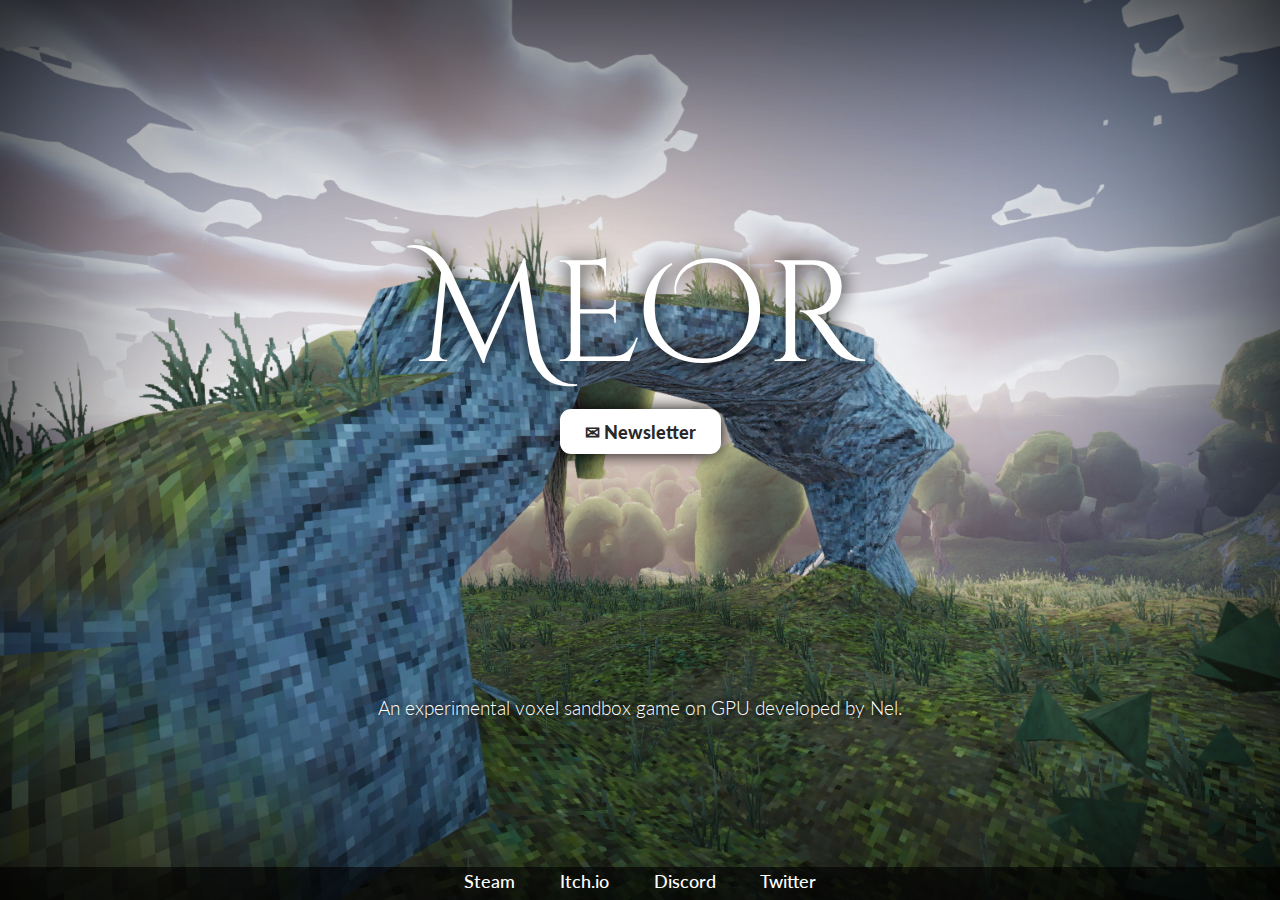
<file: index.html>
<!doctype html>
<html class="no-js" lang="">

<head>
  
  <meta charset="utf-8">
  <meta http-equiv="x-ua-compatible" content="ie=edge">
  <title>Meor: The Voxel Sandbox</title>
  <meta name="description" content="Meor is a sandbox game, meaning that you are free to choose how to approach the content, similar to a child playing with sand in a sandbox without any rules. It is an open world allowing you to explore when and where you want.">
  <meta name="viewport" content="width=device-width, initial-scale=1, shrink-to-fit=no">

  <link rel="manifest" href="site.webmanifest">
  <link rel="apple-touch-icon" href="icon.png">
  <!-- Place favicon.ico in the root directory -->

  <link rel="stylesheet" href="css/normalize.css">
  <!--Emilys Candy, Berkshire Swash, Mystery Quest, Spirax -->
  <link href="https://fonts.googleapis.com/css?family=Cinzel+Decorative:700" rel="stylesheet">
  <link href="https://fonts.googleapis.com/css?family=Roboto:300" rel="stylesheet">
  <link href="https://fonts.googleapis.com/css?family=Clicker+Script" rel="stylesheet">
  <link href="https://fonts.googleapis.com/css?family=Milonga" rel="stylesheet">
  <link href="https://fonts.googleapis.com/css?family=Oleo+Script+Swash+Caps:400" rel="stylesheet">
  <link href="https://fonts.googleapis.com/css?family=Elsie+Swash+Caps:900" rel="stylesheet">
  <link href="https://fonts.googleapis.com/css?family=Lato" rel="stylesheet">
      <link rel="stylesheet"
          href="https://fonts.googleapis.com/css?family=Amita:700"><!--400 for regular -->
          <link rel="stylesheet"
          href="https://fonts.googleapis.com/css?family=Kurale">
    <link rel="stylesheet"
          href="https://fonts.googleapis.com/css?family=Spectral+SC">
  <link rel="stylesheet"
          href="https://fonts.googleapis.com/css?family=Mali">
    <link rel="stylesheet"
          href="https://fonts.googleapis.com/css?family=Playfair+Display">

  
      <link href="//cdn-images.mailchimp.com/embedcode/horizontal-slim-10_7.css" rel="stylesheet" type="text/css">
    <style type="text/css">
        #mc_embed_signup{
            clear:left; 
            font:14px "Open Sans",Helvetica,Arial,sans-serif; 
            width:100%;
            
            /*width: 200px;*/
            height: 100px;

            position:absolute; /*it can be fixed too*/
            left:0px; right:0px;
            top:-22px; bottom:0;
            margin:auto;

            /*this to solve "the content will not be cut when the window is smaller than the content": */
            max-width:80%;
            max-height:100%;
            overflow:auto;
        }
        #mc_embed_signup input.email {
            background-color: #00000057;
            border: 0px solid #ffffff00;
            color: #ffffff;
            font:14px "Open Sans",Helvetica,Arial,sans-serif; 
            /*vertical-align: middle;*/
            width: 250px;
            padding-left: 1em;
        }
        
        #mc_embed_signup ::placeholder{
            color: #ffffff ;
        }
        #mc_embed_signup input.button {
            font:16px "Open Sans",Helvetica,Arial,sans-serif; 
            background-color: #00000099;
            color: #ffffff;
            /*vertical-align: middle;*/
            width: 120px;

        }
    </style>
      <link rel="stylesheet" href="css/main.css">
           
</head>

<body>
  <!--[if lte IE 9]>
    <p class="browserupgrade">You are using an <strong>outdated</strong> browser. Please <a href="https://browsehappy.com/">upgrade your browser</a> to improve your experience and security.</p>
  <![endif]-->

  <!-- Add your site or application content here -->
  
  <div id="title">
  MEOr
  </div>
  
  
  <!--<iframe src="https://docs.google.com/forms/d/e/1FAIpQLSetaLaRUfu0inontnIT5kbRbe9n_aaDH9-tD4Pe_y_pV1ke4g/viewform?embedded=true" width="400" height="200" frameborder="0" marginheight="0" marginwidth="0">Loading ...</iframe>-->
  
  <!-- Begin Mailchimp Signup Form -->

   <!--  <div id="mc_embed_signup">
    <form action="https://sdf.us19.list-manage.com/subscribe/post?u=2189e8b90a7ceac032eb44797&amp;id=e61363cb11" method="post" id="mc-embedded-subscribe-form" name="mc-embedded-subscribe-form" class="validate" target="_blank" novalidate>
        <div id="mc_embed_signup_scroll">
        
        <input type="email" value="" name="EMAIL" class="email" id="mce-EMAIL" placeholder="Email Address" required>
        <div style="position: absolute; left: -5000px;" aria-hidden="true"><input type="text" name="b_2189e8b90a7ceac032eb44797_e61363cb11" tabindex="-1" value=""></div>
        <div class="clear"><input type="submit" value="Subscribe" name="subscribe" id="mc-embedded-subscribe" class="button"></div>
        </div>
    </form>
    </div> -->
    

    <!--End mc_embed_signup-->
  
  
  <!-- Begin Signup Form -->
  <div id="mc_embed_signup" style="text-align: center;">
    <data id="mj-w-res-data" data-token="d31641bbed5fd76aa959ba21d4338e8c" class="mj-w-data" data-apikey="72j4" data-w-id="Kaj" data-lang="en_US" data-base="https://app.mailjet.com" data-width="640" data-height="450" data-statics="statics"></data>
    <div class="mj-w-button mj-w-btn" 
         style="box-shadow: rgb(0 0 0) 0px 0 17px; margin-top:20px; font-family: Lato, 
                'Open Sans', Ubuntu, Helvetica; color: #292929; padding: 0px 25px; background-color: white; 
                text-align: center; vertical-align: middle; display: inline-block; border-radius: 11px;" 
         data-token="d31641bbed5fd76aa959ba21d4338e8c">
        <div style="display: table; height: 45px;">
            <div style="display: table-cell; vertical-align: middle;">
                <div class="mj-w-button-content" style="font-family:Lato, 'Open Sans', Ubuntu, Helvetica; 
                                                        display: inline-block; text-align: center; font-size: 19px; vertical-align: middle; font-weight:900;">
                  <b><font size="4">✉ Newsletter</font></b>
              </div>
            </div>
        </div>
    </div>
  </div>
  <script type="text/javascript" src="https://app.mailjet.com/statics/js/widget.modal.js"></script>
  <!--End Signup Form-->
    
  
  
    <div id="socialmedia">
      <a  href="https://store.steampowered.com/app/1319310/Meor/">Steam</a>
      &nbsp; &nbsp; &nbsp; &nbsp;
      <a  href="https://nelstuff.itch.io/meor">Itch.io</a>
      &nbsp; &nbsp; &nbsp; &nbsp;
       <a href="https://discord.gg/xKfh5Yf">Discord</a>
      &nbsp; &nbsp; &nbsp; &nbsp; 
         <a href="https://twitter.com/nelstuff">Twitter</a>
        <!--| <a href="https://www.patreon.com/nelstuff">Patreon</a>-->
  </div>
  
  <div id="textje">
      An experimental voxel sandbox game on GPU developed by Nel. 
  </div>
  
  <!--
  <div id="steamwidget">
  <iframe src="https://store.steampowered.com/widget/1319310/?t=Enter%20the%20epic%20fantasy-themed%20sandbox." frameborder="0" width="330" height="190" 
          style="position: absolute;
            margin: auto auto auto auto;
            text-align: center;
            left: 0px;
            right: 0px;
            top: 30em;
            bottom: 0em;"></iframe>
  </div>-->
  
    
  <!--<p>Hello world! This is HTML5 Boilerplate.</p>-->
  <!--
  <script src="js/vendor/modernizr-3.6.0.min.js"></script>
  <script src="https://code.jquery.com/jquery-3.3.1.min.js" integrity="sha256-FgpCb/KJQlLNfOu91ta32o/NMZxltwRo8QtmkMRdAu8=" crossorigin="anonymous"></script>
  <script>window.jQuery || document.write('<script src="js/vendor/jquery-3.3.1.min.js"><\/script>')</script>
  <script src="js/plugins.js"></script>
  -->
  <script src="js/main.js"></script>

  <!-- Google Analytics: change UA-XXXXX-Y to be your site's ID. 
  <script>
    window.ga = function () { ga.q.push(arguments) }; ga.q = []; ga.l = +new Date;
    ga('create', 'UA-XXXXX-Y', 'auto'); ga('send', 'pageview')
  </script>
  <script src="https://www.google-analytics.com/analytics.js" async defer></script>-->
</body>

</html>
</file>
<file: css/main.css>
/*! HTML5 Boilerplate v6.1.0 | MIT License | https://html5boilerplate.com/ */

/*
 * What follows is the result of much research on cross-browser styling.
 * Credit left inline and big thanks to Nicolas Gallagher, Jonathan Neal,
 * Kroc Camen, and the H5BP dev community and team.
 */

/* ==========================================================================
   Base styles: opinionated defaults
   ========================================================================== */

html, body {
    color: #222;
    font-size: 1em;
    /*line-height: 1.4;*/
  height: 100%;
   min-height:100%;
  width: 100%;
  padding: 0;
  margin: 0;
  box-shadow: inset 0 0 300px black;
    background: url(../img/bg9.jpg) no-repeat center center fixed;
    /*background: black no-repeat center center fixed; */
    -webkit-background-size: cover;
    -moz-background-size: cover;
    -o-background-size: cover;
    background-size: cover;
    -ms-filter: "progid:DXImageTransform.Microsoft.AlphaImageLoader(src='../img/bg9.jpg', sizingMethod='scale')";
}

/*
 * Remove text-shadow in selection highlight:
 * https://twitter.com/miketaylr/status/12228805301
 *
 * Vendor-prefixed and regular ::selection selectors cannot be combined:
 * https://stackoverflow.com/a/16982510/7133471
 *
 * Customize the background color to match your design.
 */

::-moz-selection {
    background: #b3d4fc;
    text-shadow: none;
}

::selection {
    background: #b3d4fc;
    text-shadow: none;
}

/*
 * A better looking default horizontal rule
 */

hr {
    display: block;
    height: 1px;
    border: 0;
    border-top: 1px solid #ccc;
    margin: 1em 0;
    padding: 0;
}

/*
 * Remove the gap between audio, canvas, iframes,
 * images, videos and the bottom of their containers:
 * https://github.com/h5bp/html5-boilerplate/issues/440
 */

audio,
canvas,
iframe,
img,
svg,
video {
    vertical-align: middle;
}

/*
 * Remove default fieldset styles.
 */

fieldset {
    border: 0;
    margin: 0;
    padding: 0;
}

/*
 * Allow only vertical resizing of textareas.
 */

textarea {
    resize: vertical;
}

/* ==========================================================================
   Browser Upgrade Prompt
   ========================================================================== */

.browserupgrade {
    margin: 0.2em 0;
    background: #ccc;
    color: #000;
    padding: 0.2em 0;
}

/* ==========================================================================
   Author's custom styles
   ========================================================================== */


#title {
    color: #ffffff;
    text-align: center;
    font: 9em 'Cinzel Decorative'/*,'Clicker Script','Milonga','Kurale', 'Amita',*/, cursive;
    position: absolute;
    width: 800px;
    height: 200px;
    left: 0px;
    right: 0px;
    top: 0;
    bottom: 1.8em;
    margin: auto auto auto auto;
    max-width: 100%;
    max-height: 100%;
    overflow: auto;

    text-shadow: 0px 0px 20px #000000;
}

#textje {
    color: #ffffffff;
    text-align: center;
    font: 1.2em 'Lato', 'Open Sans', sans-serif;
    position: absolute;
    width: 700px;
    height: 70px;
    left: 0px;
    right: 0px;
    top: 0em;
    bottom: 7em;
    margin: auto auto 0 auto;
    max-width: 100%;
    max-height: 100%;
    overflow: auto;
    font-weight: 300;
   text-shadow: 0px 0px 5px #000000;
}

#socialmedia {
    color: #ffffffff;
    text-align: center;
    font: 1.1em Lato, 'Open Sans', sans-serif;
    font-weight: 500;
    position: absolute;
    width: 100%;
    height: 25px;
    left: 0px;
    right: 0px;
    top: 0em;
    bottom: 0em;
    margin: auto auto 0 auto;
    max-width: 100%;
    max-height: 100%;
    overflow: auto;
    /*text-shadow: 0px 0px 5px #000000;*/
    padding: 4px 0 4px 0px;
    background: rgb(0 0 0 / 60%);
}

#socialmedia a{
    color: #ffffffff;
    text-decoration: none;
}


@media screen and (max-width: 600px) {
  #title {
    font-size: 3.5em;
    bottom: 1.0em;
  }
}

@media screen and (max-width: 400px) {
  #title {
    font-size: 3.5em;
    bottom: 1.0em;
  }
}

@media screen and (max-width: 320px) {
  #title {
    font-size: 3.5em;
    bottom: 0.5em;
  }
}









/* ==========================================================================
   Helper classes
   ========================================================================== */

/*
 * Hide visually and from screen readers
 */

.hidden {
    display: none !important;
}

/*
 * Hide only visually, but have it available for screen readers:
 * https://snook.ca/archives/html_and_css/hiding-content-for-accessibility
 *
 * 1. For long content, line feeds are not interpreted as spaces and small width
 *    causes content to wrap 1 word per line:
 *    https://medium.com/@jessebeach/beware-smushed-off-screen-accessible-text-5952a4c2cbfe
 */

.visuallyhidden {
    border: 0;
    clip: rect(0 0 0 0);
    height: 1px;
    margin: -1px;
    overflow: hidden;
    padding: 0;
    position: absolute;
    width: 1px;
    white-space: nowrap; /* 1 */
}

/*
 * Extends the .visuallyhidden class to allow the element
 * to be focusable when navigated to via the keyboard:
 * https://www.drupal.org/node/897638
 */

.visuallyhidden.focusable:active,
.visuallyhidden.focusable:focus {
    clip: auto;
    height: auto;
    margin: 0;
    overflow: visible;
    position: static;
    width: auto;
    white-space: inherit;
}

/*
 * Hide visually and from screen readers, but maintain layout
 */

.invisible {
    visibility: hidden;
}

/*
 * Clearfix: contain floats
 *
 * For modern browsers
 * 1. The space content is one way to avoid an Opera bug when the
 *    `contenteditable` attribute is included anywhere else in the document.
 *    Otherwise it causes space to appear at the top and bottom of elements
 *    that receive the `clearfix` class.
 * 2. The use of `table` rather than `block` is only necessary if using
 *    `:before` to contain the top-margins of child elements.
 */

.clearfix:before,
.clearfix:after {
    content: " "; /* 1 */
    display: table; /* 2 */
}

.clearfix:after {
    clear: both;
}

/* ==========================================================================
   EXAMPLE Media Queries for Responsive Design.
   These examples override the primary ('mobile first') styles.
   Modify as content requires.
   ========================================================================== */

@media only screen and (min-width: 35em) {
    /* Style adjustments for viewports that meet the condition */
}

@media print,
       (-webkit-min-device-pixel-ratio: 1.25),
       (min-resolution: 1.25dppx),
       (min-resolution: 120dpi) {
    /* Style adjustments for high resolution devices */
}

/* ==========================================================================
   Print styles.
   Inlined to avoid the additional HTTP request:
   https://www.phpied.com/delay-loading-your-print-css/
   ========================================================================== */

@media print {
    *,
    *:before,
    *:after {
        background: transparent !important;
        color: #000 !important; /* Black prints faster */
        -webkit-box-shadow: none !important;
        box-shadow: none !important;
        text-shadow: none !important;
    }

    a,
    a:visited {
        text-decoration: underline;
    }

    a[href]:after {
        content: " (" attr(href) ")";
    }

    abbr[title]:after {
        content: " (" attr(title) ")";
    }

    /*
     * Don't show links that are fragment identifiers,
     * or use the `javascript:` pseudo protocol
     */

    a[href^="#"]:after,
    a[href^="javascript:"]:after {
        content: "";
    }

    pre {
        white-space: pre-wrap !important;
    }
    pre,
    blockquote {
        border: 1px solid #999;
        page-break-inside: avoid;
    }

    /*
     * Printing Tables:
     * http://css-discuss.incutio.com/wiki/Printing_Tables
     */

    thead {
        display: table-header-group;
    }

    tr,
    img {
        page-break-inside: avoid;
    }

    p,
    h2,
    h3 {
        orphans: 3;
        widows: 3;
    }

    h2,
    h3 {
        page-break-after: avoid;
    }
}
 }

    /*
     * Printing Tables:
     * http://css-discuss.incutio.com/wiki/Printing_Tables
     */

    thead {
        display: table-header-group;
    }

    tr,
    img {
        page-break-inside: avoid;
    }

    p,
    h2,
    h3 {
        orphans: 3;
        widows: 3;
    }

    h2,
    h3 {
        page-break-after: avoid;
    }
}
</file>
